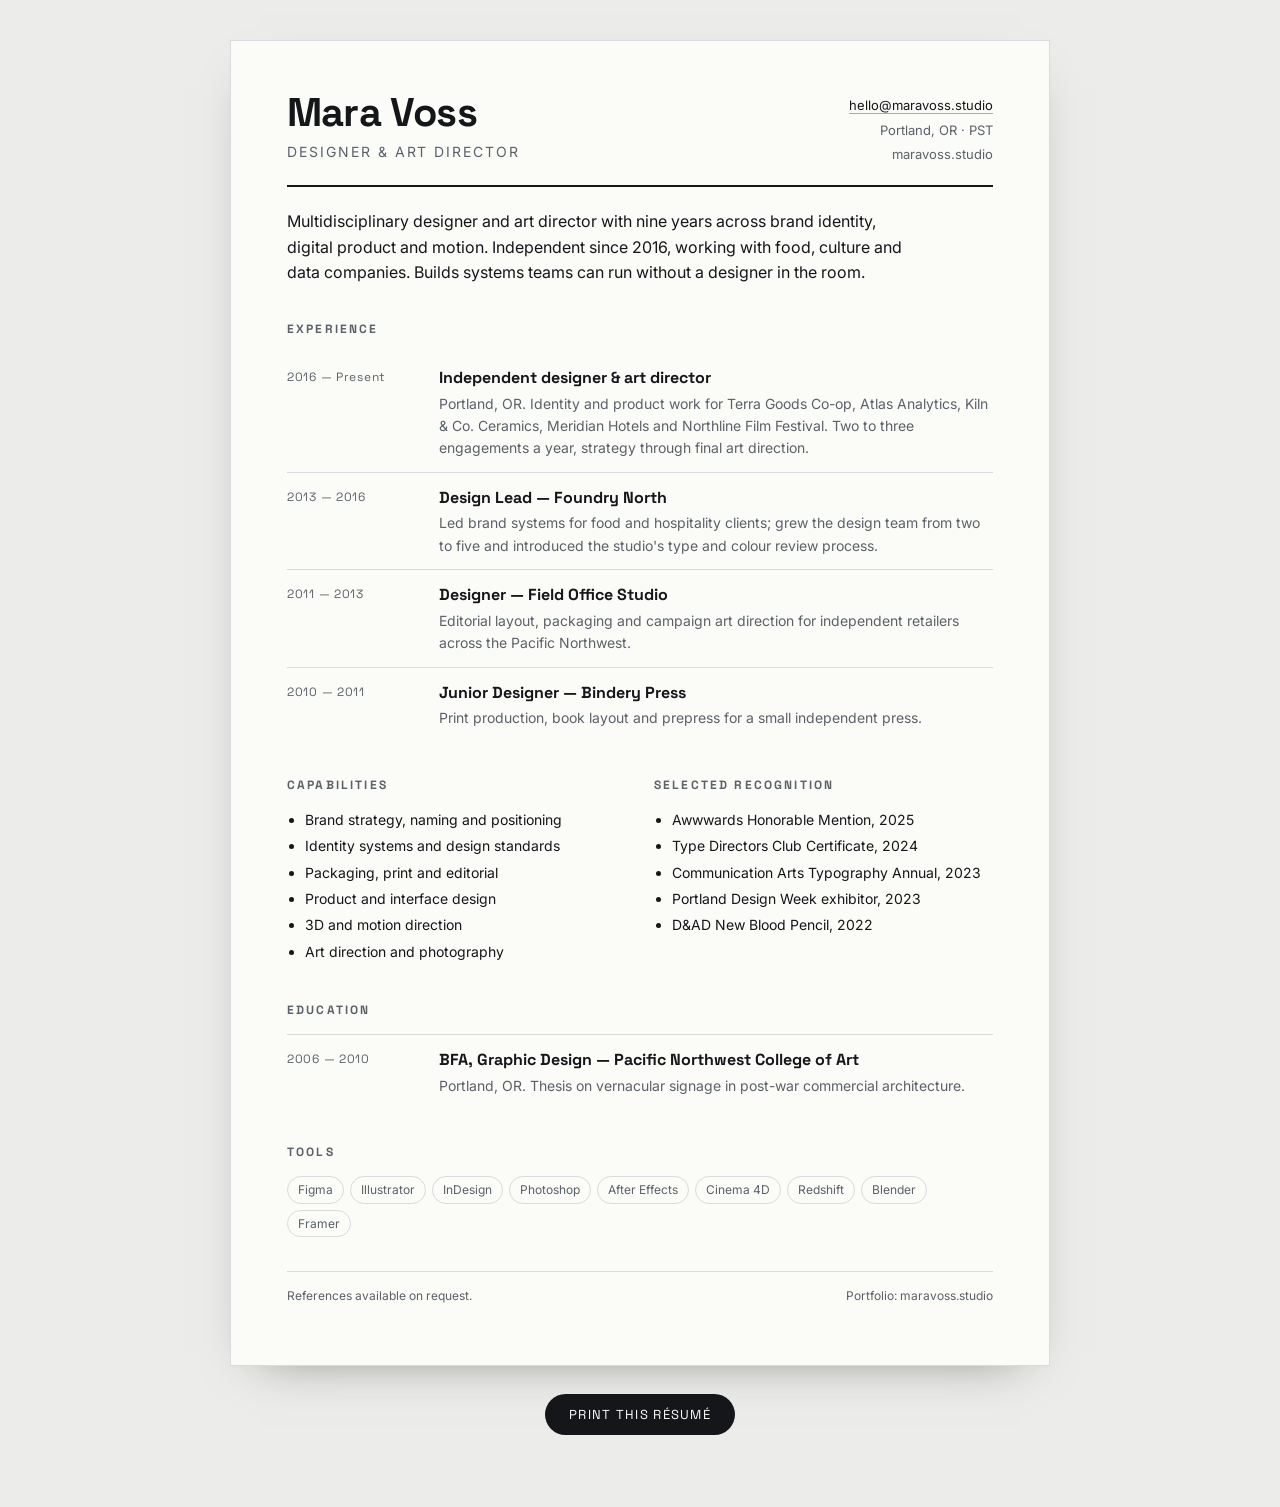
<file: public/resume.html>
<!doctype html>
<html lang="en">
  <head>
    <meta charset="utf-8" />
    <meta name="viewport" content="width=device-width, initial-scale=1" />
    <title>Mara Voss — Résumé</title>
    <meta
      name="description"
      content="Résumé for Mara Voss, multidisciplinary designer and art director based in Portland, OR."
    />
    <link rel="preconnect" href="https://fonts.googleapis.com" />
    <link rel="preconnect" href="https://fonts.gstatic.com" crossorigin />
    <link
      href="https://fonts.googleapis.com/css2?family=Space+Grotesk:wght@500;600;700&family=Inter:wght@400;500;600&display=swap"
      rel="stylesheet"
    />
    <style>
      :root {
        --ink: #14161a;
        --muted: #5b6169;
        --line: #d8dadd;
        --accent: #a9c22e;
        --paper: #fbfbf8;
      }
      * {
        box-sizing: border-box;
      }
      body {
        margin: 0;
        padding: 40px 20px 72px;
        background: #ececea;
        color: var(--ink);
        font-family: "Inter", ui-sans-serif, system-ui, sans-serif;
        font-size: 15px;
        line-height: 1.6;
      }
      .sheet {
        max-width: 820px;
        margin: 0 auto;
        background: var(--paper);
        padding: 52px 56px 60px;
        border: 1px solid var(--line);
        box-shadow: 0 18px 50px -30px rgba(0, 0, 0, 0.5);
      }
      .top {
        display: flex;
        flex-wrap: wrap;
        gap: 16px;
        justify-content: space-between;
        align-items: flex-start;
        border-bottom: 2px solid var(--ink);
        padding-bottom: 18px;
      }
      h1 {
        font-family: "Space Grotesk", ui-sans-serif, system-ui, sans-serif;
        font-size: 40px;
        line-height: 1;
        letter-spacing: -0.02em;
        margin: 0 0 8px;
      }
      .role {
        margin: 0;
        font-size: 14px;
        letter-spacing: 0.14em;
        text-transform: uppercase;
        color: var(--muted);
      }
      .contact {
        text-align: right;
        font-size: 13px;
        color: var(--muted);
        line-height: 1.9;
      }
      .contact a {
        color: var(--ink);
        text-decoration: none;
        border-bottom: 1px solid var(--accent);
      }
      h2 {
        font-family: "Space Grotesk", ui-sans-serif, system-ui, sans-serif;
        font-size: 12px;
        letter-spacing: 0.18em;
        text-transform: uppercase;
        margin: 34px 0 14px;
        color: var(--muted);
      }
      .summary {
        margin: 22px 0 0;
        font-size: 16px;
        max-width: 62ch;
      }
      .entry {
        display: grid;
        grid-template-columns: 132px 1fr;
        gap: 20px;
        padding: 12px 0;
        border-top: 1px solid var(--line);
      }
      .entry:first-of-type {
        border-top: none;
      }
      .when {
        font-family: "Space Grotesk", ui-sans-serif, system-ui, sans-serif;
        font-size: 12px;
        letter-spacing: 0.06em;
        color: var(--muted);
        padding-top: 3px;
      }
      .entry h3 {
        margin: 0 0 2px;
        font-size: 16px;
        font-family: "Space Grotesk", ui-sans-serif, system-ui, sans-serif;
      }
      .entry p {
        margin: 0;
        color: var(--muted);
        font-size: 14px;
      }
      .cols {
        display: grid;
        grid-template-columns: 1fr 1fr;
        gap: 28px;
      }
      ul {
        margin: 0;
        padding-left: 18px;
      }
      li {
        margin-bottom: 4px;
        font-size: 14px;
      }
      .chips {
        display: flex;
        flex-wrap: wrap;
        gap: 6px;
        margin-top: 4px;
      }
      .chip {
        font-size: 12px;
        border: 1px solid var(--line);
        border-radius: 999px;
        padding: 3px 10px;
        color: var(--muted);
      }
      .print {
        display: block;
        margin: 28px auto 0;
        max-width: 820px;
        text-align: center;
      }
      .print button {
        font-family: "Space Grotesk", ui-sans-serif, system-ui, sans-serif;
        font-size: 13px;
        letter-spacing: 0.1em;
        text-transform: uppercase;
        background: var(--ink);
        color: var(--paper);
        border: 0;
        border-radius: 999px;
        padding: 12px 24px;
        cursor: pointer;
      }
      .print button:hover {
        background: #2a2e34;
      }
      footer {
        margin-top: 34px;
        border-top: 1px solid var(--line);
        padding-top: 14px;
        font-size: 12px;
        color: var(--muted);
        display: flex;
        justify-content: space-between;
        gap: 12px;
        flex-wrap: wrap;
      }
      @media (max-width: 640px) {
        body {
          padding: 0;
        }
        .sheet {
          padding: 32px 22px 40px;
          border: 0;
          box-shadow: none;
        }
        .contact {
          text-align: left;
        }
        .entry {
          grid-template-columns: 1fr;
          gap: 4px;
        }
        .cols {
          grid-template-columns: 1fr;
          gap: 8px;
        }
        h1 {
          font-size: 32px;
        }
      }
      @media print {
        body {
          background: #fff;
          padding: 0;
          font-size: 12px;
        }
        .sheet {
          border: 0;
          box-shadow: none;
          padding: 0;
          max-width: none;
        }
        .print {
          display: none;
        }
      }
    </style>
  </head>
  <body>
    <main class="sheet">
      <header class="top">
        <div>
          <h1>Mara Voss</h1>
          <p class="role">Designer &amp; Art Director</p>
        </div>
        <div class="contact">
          <a href="mailto:hello@maravoss.studio">hello@maravoss.studio</a><br />
          Portland, OR · PST<br />
          maravoss.studio
        </div>
      </header>

      <p class="summary">
        Multidisciplinary designer and art director with nine years across brand identity, digital
        product and motion. Independent since 2016, working with food, culture and data companies.
        Builds systems teams can run without a designer in the room.
      </p>

      <h2>Experience</h2>
      <div class="entry">
        <div class="when">2016 — Present</div>
        <div>
          <h3>Independent designer &amp; art director</h3>
          <p>
            Portland, OR. Identity and product work for Terra Goods Co-op, Atlas Analytics, Kiln &amp;
            Co. Ceramics, Meridian Hotels and Northline Film Festival. Two to three engagements a
            year, strategy through final art direction.
          </p>
        </div>
      </div>
      <div class="entry">
        <div class="when">2013 — 2016</div>
        <div>
          <h3>Design Lead — Foundry North</h3>
          <p>
            Led brand systems for food and hospitality clients; grew the design team from two to
            five and introduced the studio's type and colour review process.
          </p>
        </div>
      </div>
      <div class="entry">
        <div class="when">2011 — 2013</div>
        <div>
          <h3>Designer — Field Office Studio</h3>
          <p>
            Editorial layout, packaging and campaign art direction for independent retailers across
            the Pacific Northwest.
          </p>
        </div>
      </div>
      <div class="entry">
        <div class="when">2010 — 2011</div>
        <div>
          <h3>Junior Designer — Bindery Press</h3>
          <p>Print production, book layout and prepress for a small independent press.</p>
        </div>
      </div>

      <div class="cols">
        <div>
          <h2>Capabilities</h2>
          <ul>
            <li>Brand strategy, naming and positioning</li>
            <li>Identity systems and design standards</li>
            <li>Packaging, print and editorial</li>
            <li>Product and interface design</li>
            <li>3D and motion direction</li>
            <li>Art direction and photography</li>
          </ul>
        </div>
        <div>
          <h2>Selected recognition</h2>
          <ul>
            <li>Awwwards Honorable Mention, 2025</li>
            <li>Type Directors Club Certificate, 2024</li>
            <li>Communication Arts Typography Annual, 2023</li>
            <li>Portland Design Week exhibitor, 2023</li>
            <li>D&amp;AD New Blood Pencil, 2022</li>
          </ul>
        </div>
      </div>

      <h2>Education</h2>
      <div class="entry">
        <div class="when">2006 — 2010</div>
        <div>
          <h3>BFA, Graphic Design — Pacific Northwest College of Art</h3>
          <p>Portland, OR. Thesis on vernacular signage in post-war commercial architecture.</p>
        </div>
      </div>

      <h2>Tools</h2>
      <div class="chips">
        <span class="chip">Figma</span>
        <span class="chip">Illustrator</span>
        <span class="chip">InDesign</span>
        <span class="chip">Photoshop</span>
        <span class="chip">After Effects</span>
        <span class="chip">Cinema 4D</span>
        <span class="chip">Redshift</span>
        <span class="chip">Blender</span>
        <span class="chip">Framer</span>
      </div>

      <footer>
        <span>References available on request.</span>
        <span>Portfolio: maravoss.studio</span>
      </footer>
    </main>
    <div class="print">
      <button type="button" onclick="window.print()">Print this résumé</button>
    </div>
  </body>
</html>
</file>
